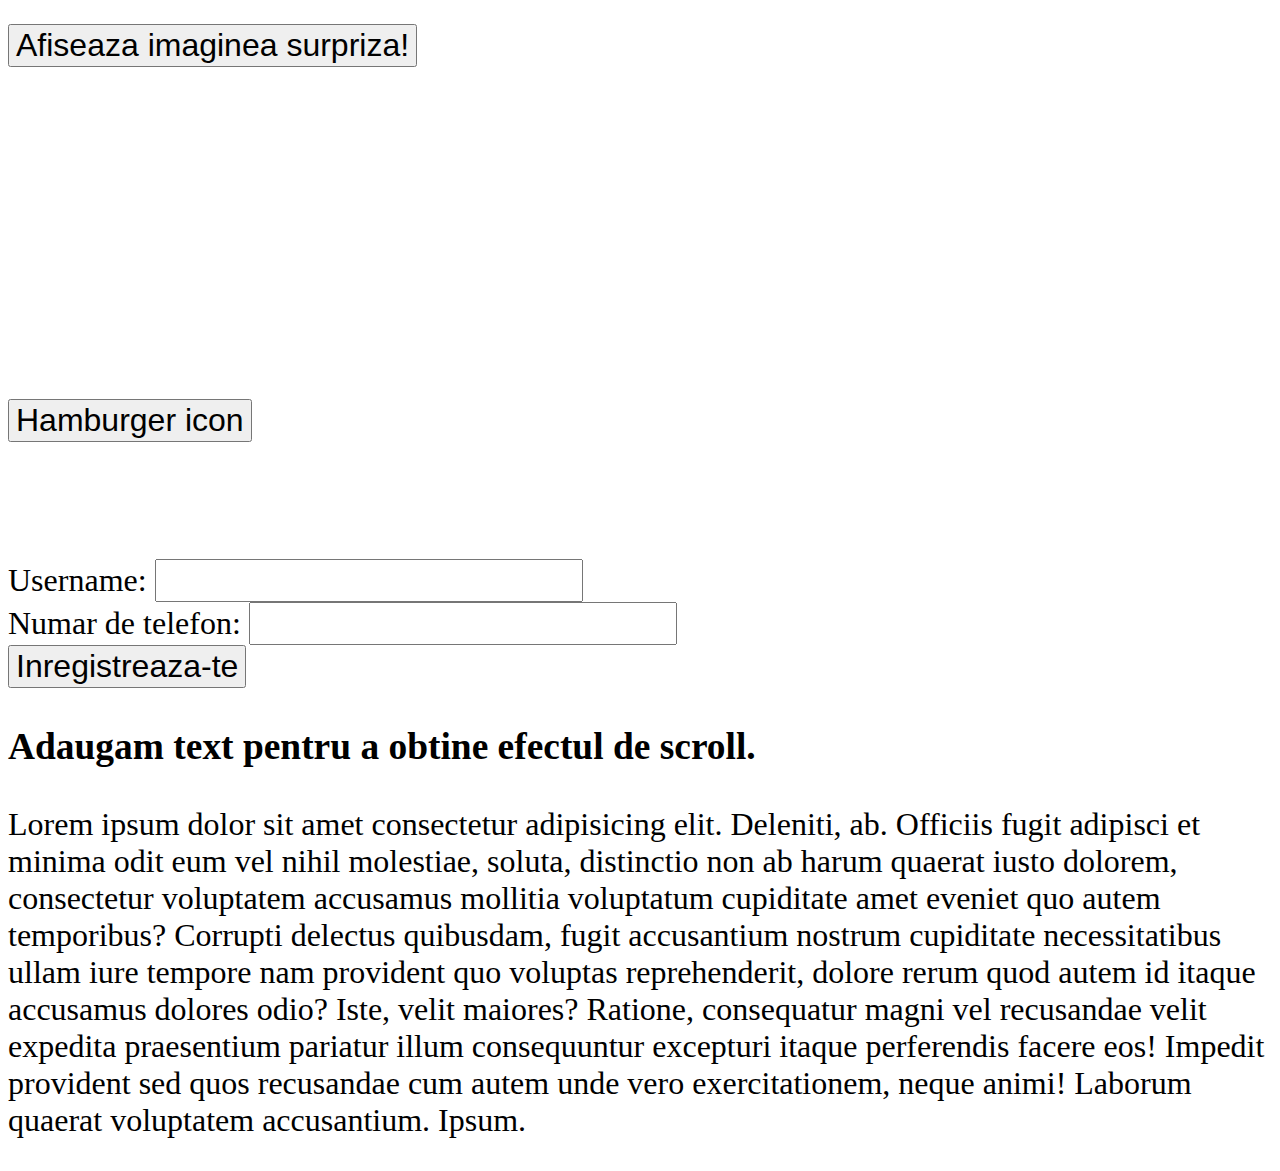
<file: s20-21/index.html>
<!DOCTYPE html>
<html lang="en">
  <head>
    <meta charset="UTF-8" />
    <meta http-equiv="X-UA-Compatible" content="IE=edge" />
    <meta name="viewport" content="width=device-width, initial-scale=1.0" />
    <title>Document</title>
    <link rel="stylesheet" href="style.css" />
  </head>
  <body>
    <button id="surprise-button">Afiseaza imaginea surpriza!</button>
    <div class="image-placeholder">
      <!-- Imaginea va fi introdusa din HTML -->
    </div>

    <div class="dropdown-menu">
      <button>Hamburger icon</button>
      <ul>
        <a href="#">Despre noi</a>
        <a href="#" id="online-courses">Cursuri online</a>
        <a href="#">Blog</a>
      </ul>
    </div>

    <form>
      <label for="username">Username:</label>
      <input type="text" name="username" id="username" />
      <div class="username-error-message"></div>

      <label for="phone">Numar de telefon:</label>
      <input type="text" name="phone" id="phone" />
      <div class="phone-error-message"></div>

      <input type="submit" value="Inregistreaza-te" />
    </form>
    <div class="form-result"></div>

    <h3>Adaugam text pentru a obtine efectul de scroll.</h3>
    <p>
      Lorem ipsum dolor sit amet consectetur adipisicing elit. Deleniti, ab.
      Officiis fugit adipisci et minima odit eum vel nihil molestiae, soluta,
      distinctio non ab harum quaerat iusto dolorem, consectetur voluptatem
      accusamus mollitia voluptatum cupiditate amet eveniet quo autem
      temporibus? Corrupti delectus quibusdam, fugit accusantium nostrum
      cupiditate necessitatibus ullam iure tempore nam provident quo voluptas
      reprehenderit, dolore rerum quod autem id itaque accusamus dolores odio?
      Iste, velit maiores? Ratione, consequatur magni vel recusandae velit
      expedita praesentium pariatur illum consequuntur excepturi itaque
      perferendis facere eos! Impedit provident sed quos recusandae cum autem
      unde vero exercitationem, neque animi! Laborum quaerat voluptatem
      accusantium. Ipsum.
    </p>

    <button class="scroll-to-top">^</button>

    <script src="script.js"></script>
  </body>
</html>
</file>
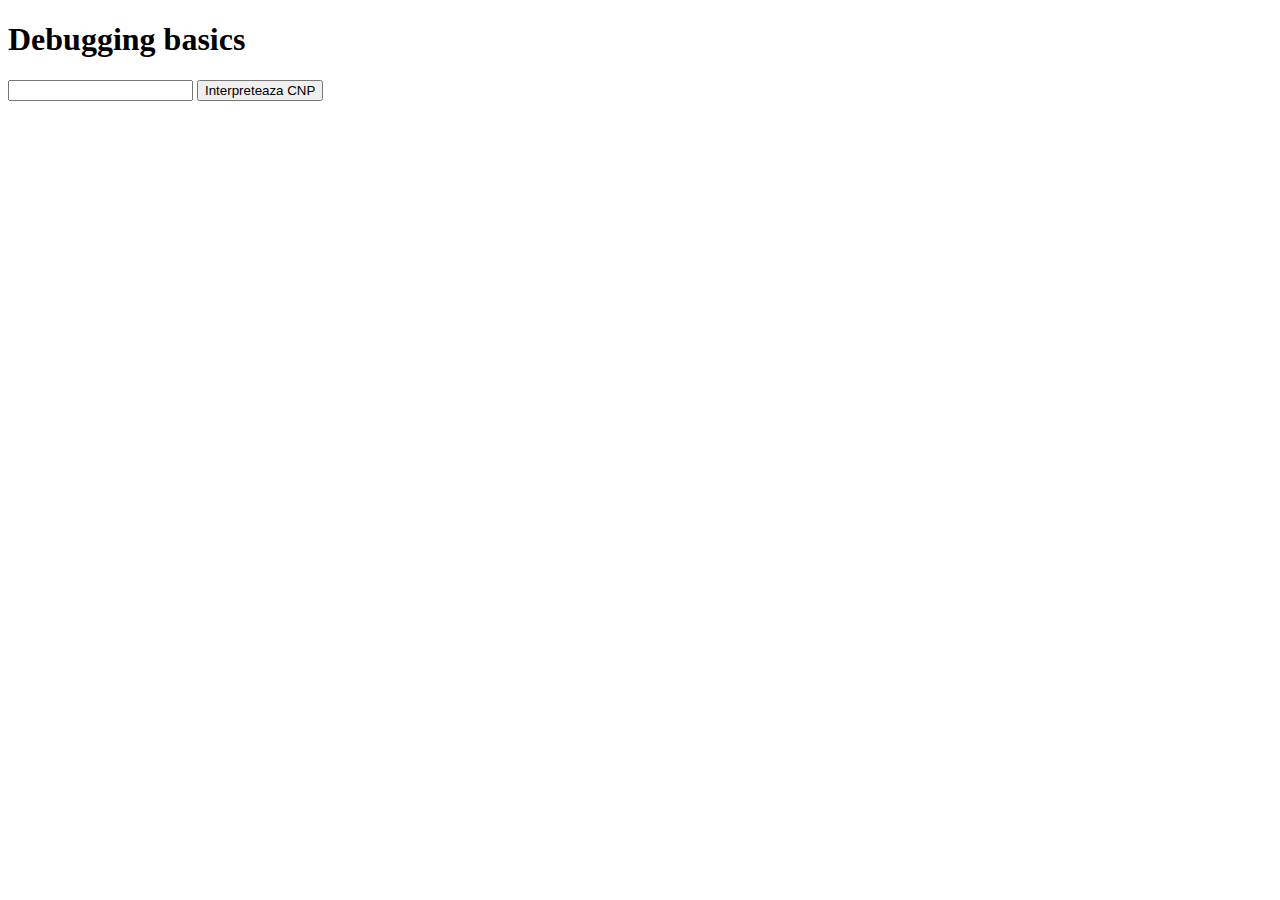
<file: s23-debugging-exercise/index.html>
<!DOCTYPE html>
<html lang="en">
  <head>
    <meta charset="UTF-8" />
    <meta http-equiv="X-UA-Compatible" content="IE=edge" />
    <meta name="viewport" content="width=device-width, initial-scale=1.0" />
    <title>Document</title>
  </head>
  <body>
    <h1>Debugging basics</h1>
    <input type="text" name="cnp" id="cnp" />
    <button id="interpret-cnp">Interpreteaza CNP</button>
    <ul class="result-list"></ul>

    <script src="index.js"></script>
  </body>
</html>
</file>
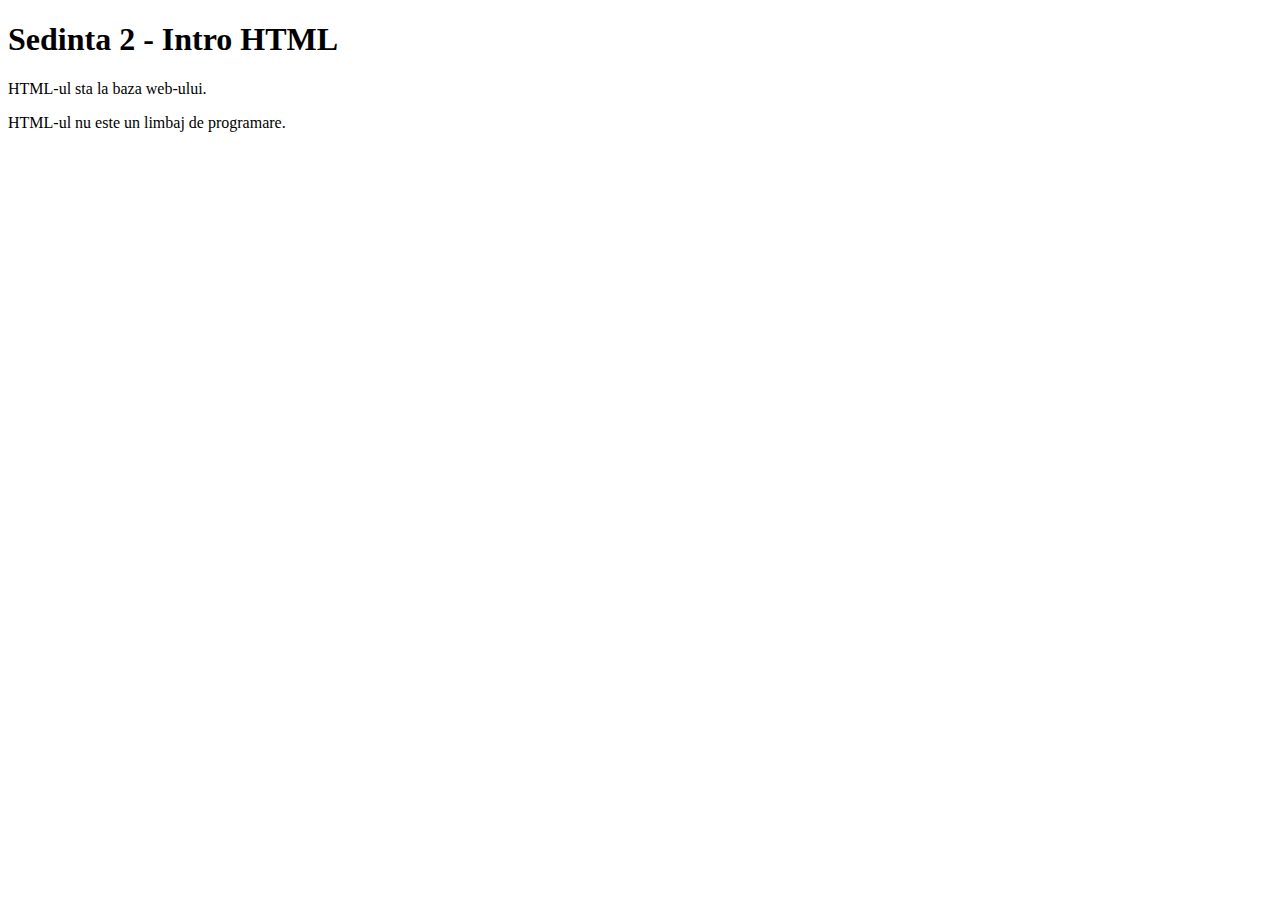
<file: s2-intro-html/S2-05-1-html-tree/index.html>
<!DOCTYPE html>
<html>
<head>
    <title>IT School - Web Development</title>
</head>
<body>
    <h1>Sedinta 2 - Intro HTML</h1>
    <div>
        <p>HTML-ul sta la baza web-ului.</p>
        <p>HTML-ul nu este un limbaj de programare.</p>
    </div>
</body>
</html>
</file>
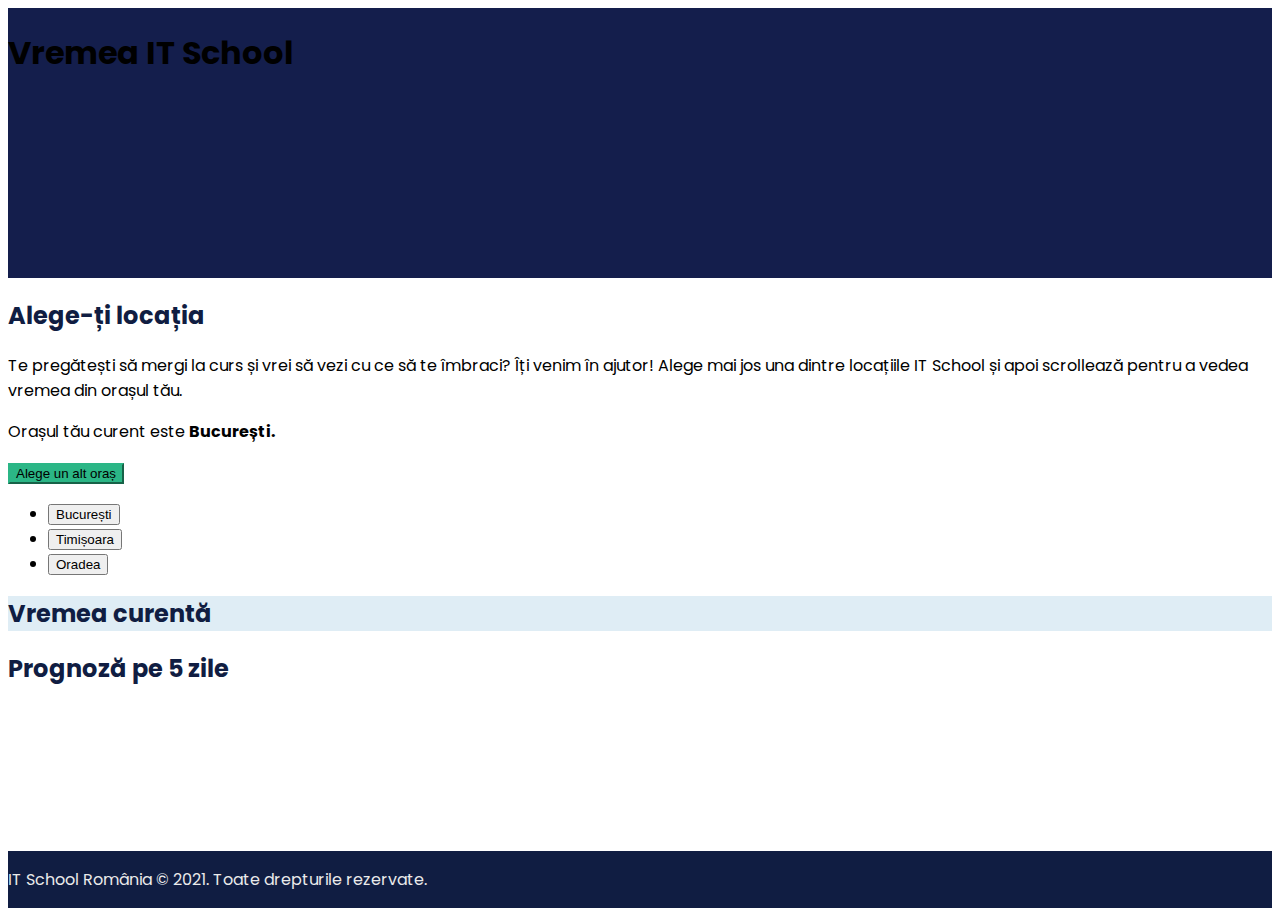
<file: s24-26-vremea-it-school/itschool-weather-template/index.html>
<!DOCTYPE html>
<html lang="en">
  <head>
    <meta charset="UTF-8" />
    <meta http-equiv="X-UA-Compatible" content="IE=edge" />
    <meta name="viewport" content="width=device-width, initial-scale=1.0" />
    <title>Vremea IT School</title>
    <link rel="preconnect" href="https://fonts.googleapis.com" />
    <link rel="preconnect" href="https://fonts.gstatic.com" crossorigin />
    <link
      href="https://fonts.googleapis.com/css2?family=Poppins:ital,wght@0,400;0,700;1,400&display=swap"
      rel="stylesheet"
    />
    <link
      href="https://cdn.jsdelivr.net/npm/bootstrap@5.1.0/dist/css/bootstrap.min.css"
      rel="stylesheet"
      integrity="sha384-KyZXEAg3QhqLMpG8r+8fhAXLRk2vvoC2f3B09zVXn8CA5QIVfZOJ3BCsw2P0p/We"
      crossorigin="anonymous"
    />
    <link rel="stylesheet" href="style.css" />
  </head>
  <body>
    <header class="bg-primary d-flex justify-content-center align-items-center">
      <div class="container">
        <h1 class="text-white text-center">Vremea IT School</h1>
      </div>
    </header>
    <main>
      <section class="choose-location py-5">
        <div class="container">
          <h2 class="text-primary text-center mb-5">Alege-ți locația</h2>
          <p class="text-center fs-6">
            Te pregătești să mergi la curs și vrei să vezi cu ce să te îmbraci?
            Îți venim în ajutor! Alege mai jos una dintre locațiile IT School și
            apoi scrollează pentru a vedea vremea din orașul tău.
          </p>
          <p class="text-center fs-5">
            Orașul tău curent este <strong>București.</strong>
          </p>
          <div class="dropdown d-flex justify-content-center">
            <button
              class="btn btn-secondary dropdown-toggle"
              type="button"
              id="dropdownMenuButton1"
              data-bs-toggle="dropdown"
              aria-expanded="false"
            >
              Alege un alt oraș
            </button>
            <ul class="dropdown-menu" aria-labelledby="dropdownMenuButton1">
              <li>
                <button class="dropdown-item bucharest">București</button>
              </li>
              <li>
                <button class="dropdown-item timisoara">Timișoara</button>
              </li>
              <li><button class="dropdown-item oradea">Oradea</button></li>
            </ul>
          </div>
        </div>
      </section>
      <section class="py-5 bg-secondary">
        <div class="container">
          <h2 class="text-primary text-center mb-5">Vremea curentă</h2>
          <div class="current-weather"></div>
        </div>
      </section>
      <section class="py-5">
        <div class="container">
          <h2 class="text-primary text-center mb-5">Prognoză pe 5 zile</h2>
          <div class="weather-forecast"></div>
        </div>
      </section>
    </main>
    <footer class="bg-dark">
      <div class="container">
        <p class="text-light text-center m-0 py-3">
          IT School România © 2021. Toate drepturile rezervate.
        </p>
      </div>
    </footer>

    <script
      src="https://cdn.jsdelivr.net/npm/bootstrap@5.1.1/dist/js/bootstrap.bundle.min.js"
      integrity="sha384-/bQdsTh/da6pkI1MST/rWKFNjaCP5gBSY4sEBT38Q/9RBh9AH40zEOg7Hlq2THRZ"
      crossorigin="anonymous"
    ></script>
  </body>
</html>
</file>
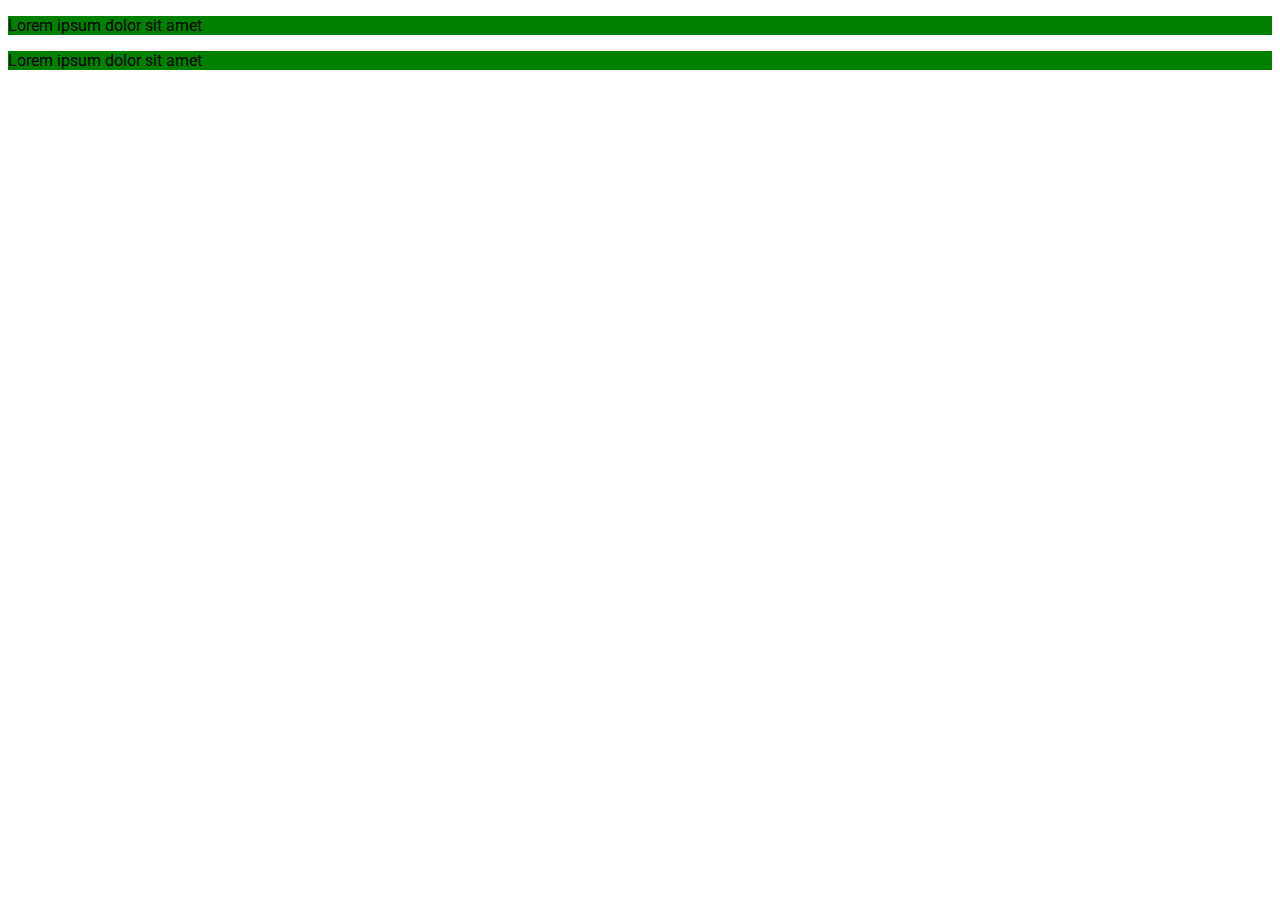
<file: s4-intro-css/S4-05-1-fonts/index.html>
<!DOCTYPE html>
<html lang="en">
<head>
    <meta charset="UTF-8">
    <meta http-equiv="X-UA-Compatible" content="IE=edge">
    <meta name="viewport" content="width=device-width, initial-scale=1.0">
    <title>Document</title>
    <!-- Legam fisierul nostru de CSS. -->
    <link rel="stylesheet" href="style.css">
    <link rel="preconnect" href="https://fonts.googleapis.com">
    <link rel="preconnect" href="https://fonts.gstatic.com" crossorigin>
    <link href="https://fonts.googleapis.com/css2?family=Roboto:ital,wght@0,400;0,700;1,100&display=swap" rel="stylesheet">
</head>
<body>
    <!-- <h1>Font-uri</h1>
    <p>Un exemplu de paragraf normal</p>
    <p><em>Un exemplu de paragraf italic</em></p>
    <p><strong>Un exemplu de paragraf bold</strong></p> -->
    <!-- <p id="custom-paragraph">Lorem ipsum dolor sit amet consectetur adipisicing elit. Consectetur exercitationem eaque rem dantium perferendis id Voluptas?</p>
    <p class="cool-paragraph1 cool-paragraph2">Lorem ipsum dolor sit amet consectetur adipisicing elit. Consectetur exercitationem eaque rem dantium perferendis id Voluptas?</p>
    <p>Lorem ipsum dolor sit amet consectetur adipisicing elit. Consectetur exercitationem eaque rem dantium perferendis id Voluptas?</p> -->
    <section class="id1"><p>Lorem ipsum dolor sit amet</p></section>
    <section class="id2"><p>Lorem ipsum dolor sit amet</p></section>
    <div class="card card--rouded-borders">
        <img class="card__image--round" />
    </div>
</body>
</html>
</file>
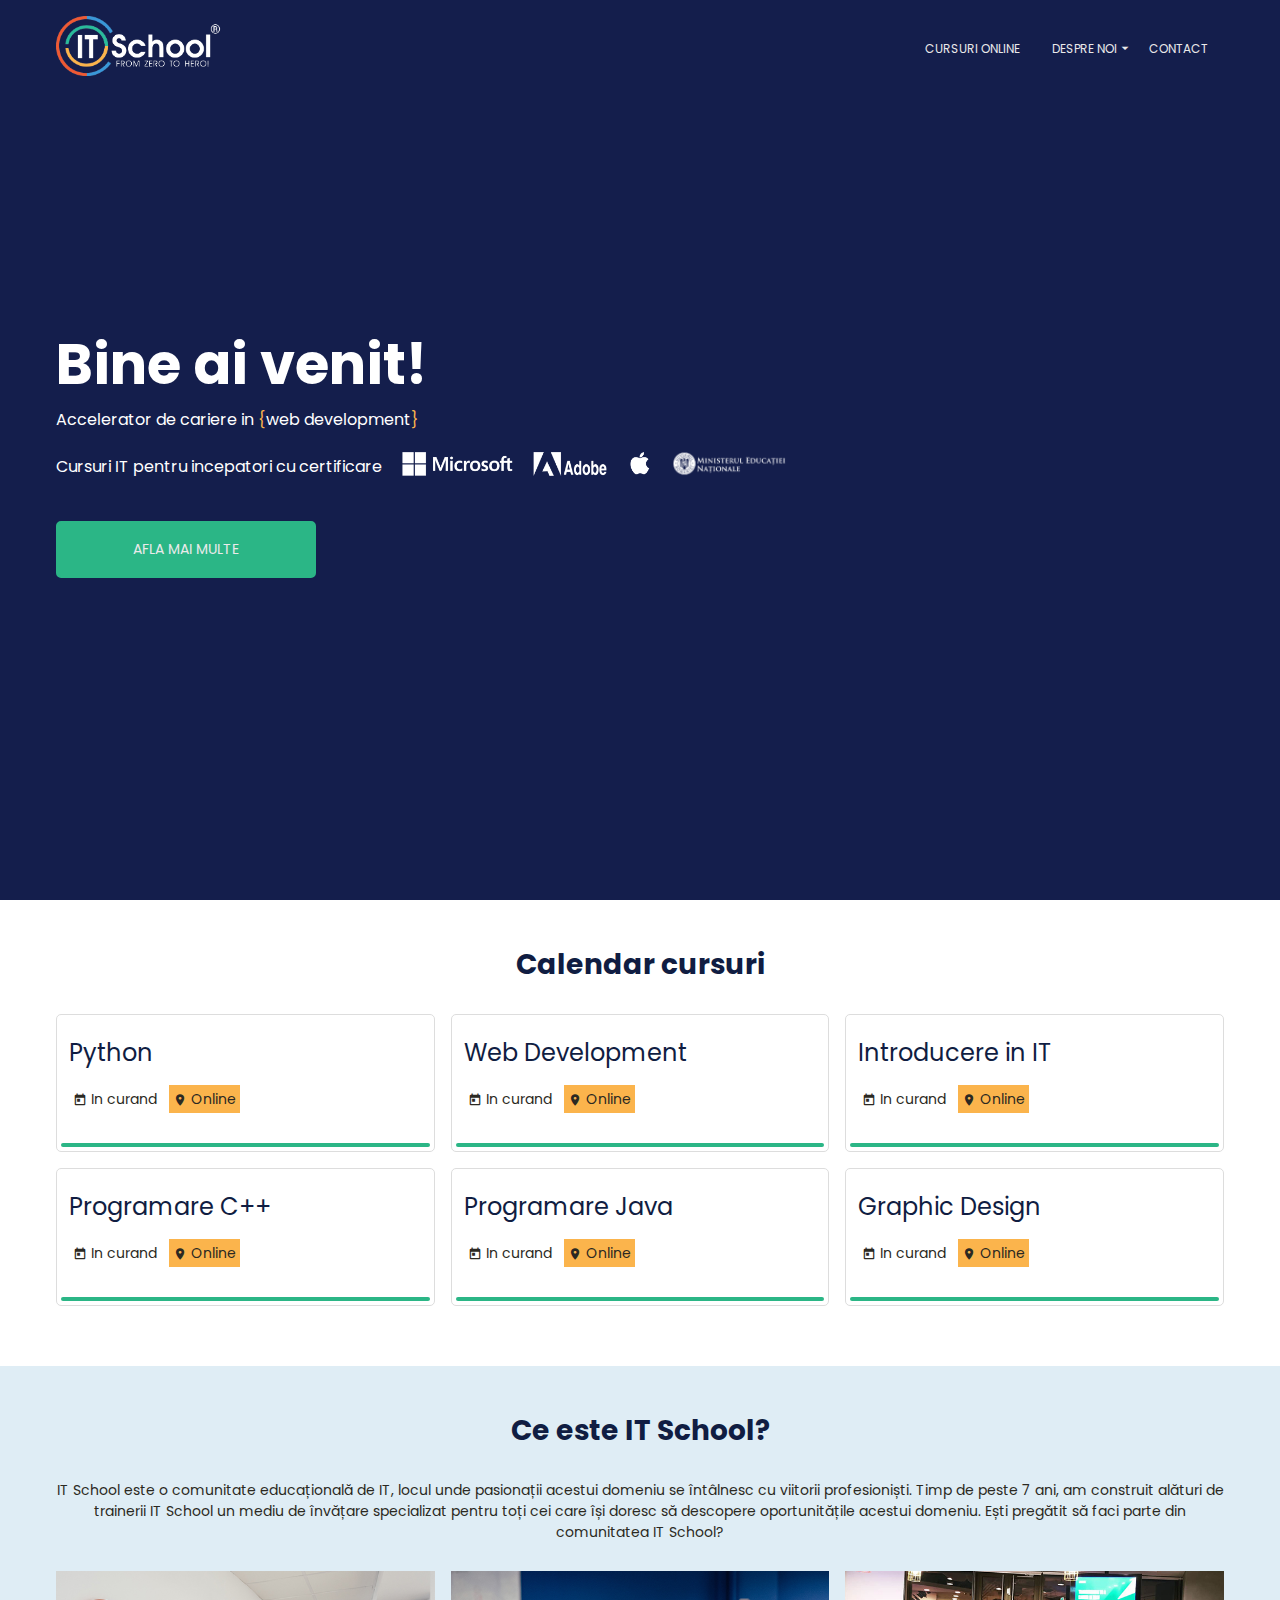
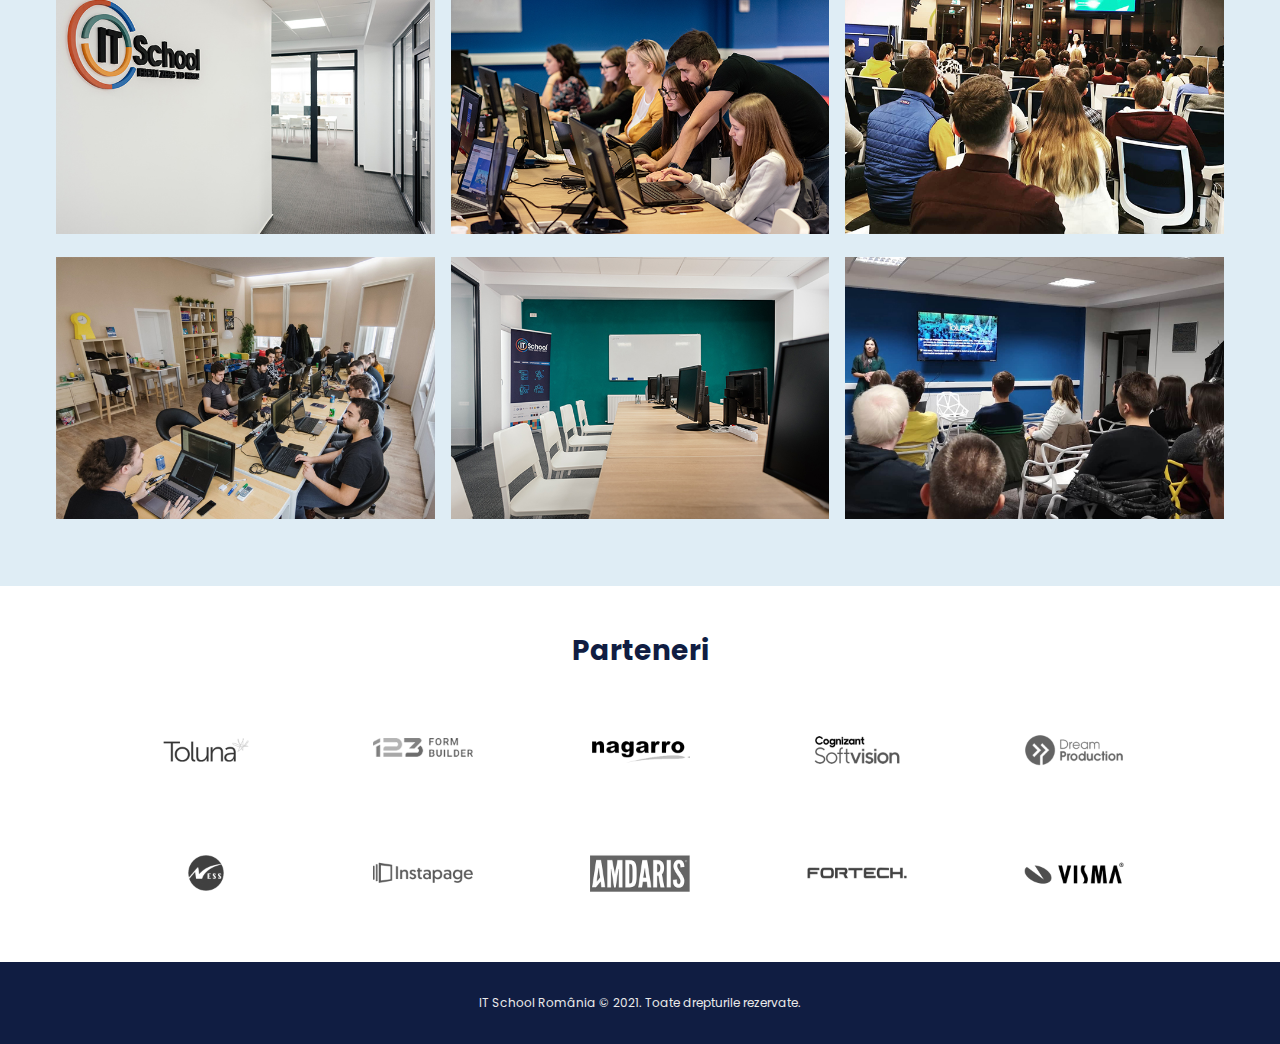
<file: s8-10-it-school-clone/itschool-clone-final/index.html>
<!DOCTYPE html>
<html lang="en">
  <head>
    <meta charset="UTF-8" />
    <meta http-equiv="X-UA-Compatible" content="IE=edge" />
    <meta name="viewport" content="width=device-width, initial-scale=1.0" />
    <!-- Adaugam metatag-urile pentru Google -->
    <title>Clonă IT School</title>
    <meta name="description" content="O replică a site-ului itschool.ro" />

    <!-- Includem font-urile prima oara -->
    <link rel="preconnect" href="https://fonts.googleapis.com" />
    <link rel="preconnect" href="https://fonts.gstatic.com" crossorigin />
    <link
      href="https://fonts.googleapis.com/css2?family=Poppins:ital,wght@0,400;0,700;1,400&display=swap"
      rel="stylesheet"
    />
    <!-- Pentru iconite -->
    <link
      href="https://fonts.googleapis.com/icon?family=Material+Icons"
      rel="stylesheet"
    />
    <!-- Includem CSS-urile noastre -->
    <link rel="stylesheet" href="css/main.css" />
    <link rel="stylesheet" href="css/home.css" />
  </head>
  <body>
    <nav>
      <div class="container">
        <a href="index.html" class="logo-link">
          <img src="img/itschool-logo.png" alt="itschool logo" />
        </a>
        <div class="menu-icon-container">
          <!-- Iconita de meniu + checkbox-ul sunt pentru mobile. -->
          <span class="material-icons menu-icon"> menu </span>
          <input type="checkbox" />
          <ul>
            <li>
              <a href="pages/courses.html"> Cursuri Online </a>
            </li>
            <li class="about-us">
              <a href="pages/about.html">
                Despre Noi
                <!-- Iconita luata de pe Material Icons. -->
                <span class="material-icons arrow-down-icon">
                  arrow_drop_down
                </span>
              </a>
              <!-- Submeniul afisat la hover pe "Despre noi" -->
              <div class="submenu">
                <a href="index.html">IT School</a>
                <a href="pages/about.html">Despre Noi</a>
              </div>
            </li>
            <li>
              <a href="pages/contact.html"> Contact </a>
            </li>
          </ul>
        </div>
      </div>
    </nav>

    <main>
      <section class="welcome">
        <div class="container">
          <h1>Bine ai venit!</h1>
          <p>
            Accelerator de cariere in <span>{</span>web development<span
              >}</span
            >
          </p>
          <p>
            Cursuri IT pentru incepatori cu certificare
            <img src="img/microsoft.png" alt="Microsoft" />
            <img src="img/adobe.png" alt="Adobe" />
            <img src="img/apple.png" alt="Apple" />
            <img src="img/minister.png" alt="Ministerul Educatiei" />
          </p>
          <a href="pages/courses.html">Afla mai multe</a>
        </div>
      </section>

      <section class="courses">
        <!-- Pentru containerele care contin grid-uri folosim si clasa grid.
            Putem da mai multe clase unui tag de html, acestea se separa prin spatiu. -->
        <div class="container grid">
          <h2>Calendar cursuri</h2>
          <div class="courses-container">
            <!-- Fiecare curs are aceeasi structura. -->
            <div class="course-wrapper">
              <div class="course">
                <div class="content">
                  <h3>Python</h3>
                  <div class="badges">
                    <span class="date">
                      <span class="material-icons"> today </span>
                      <span>In curand</span>
                    </span>
                    <span class="place">
                      <span class="material-icons"> location_on </span>
                      <span>Online</span>
                    </span>
                  </div>
                </div>
                <div class="bar"></div>
              </div>
            </div>
            <div class="course-wrapper">
              <div class="course">
                <div class="content">
                  <h3>Web Development</h3>
                  <div class="badges">
                    <span class="date">
                      <span class="material-icons"> today </span>
                      <span>In curand</span>
                    </span>
                    <span class="place">
                      <span class="material-icons"> location_on </span>
                      <span>Online</span>
                    </span>
                  </div>
                </div>
                <div class="bar"></div>
              </div>
            </div>
            <div class="course-wrapper">
              <div class="course">
                <div class="content">
                  <h3>Introducere in IT</h3>
                  <div class="badges">
                    <span class="date">
                      <span class="material-icons"> today </span>
                      <span>In curand</span>
                    </span>
                    <span class="place">
                      <span class="material-icons"> location_on </span>
                      <span>Online</span>
                    </span>
                  </div>
                </div>
                <div class="bar"></div>
              </div>
            </div>
            <div class="course-wrapper">
              <div class="course">
                <div class="content">
                  <h3>Programare C++</h3>
                  <div class="badges">
                    <span class="date">
                      <span class="material-icons"> today </span>
                      <span>In curand</span>
                    </span>
                    <span class="place">
                      <span class="material-icons"> location_on </span>
                      <span>Online</span>
                    </span>
                  </div>
                </div>
                <div class="bar"></div>
              </div>
            </div>
            <div class="course-wrapper">
              <div class="course">
                <div class="content">
                  <h3>Programare Java</h3>
                  <div class="badges">
                    <span class="date">
                      <span class="material-icons"> today </span>
                      <span>In curand</span>
                    </span>
                    <span class="place">
                      <span class="material-icons"> location_on </span>
                      <span>Online</span>
                    </span>
                  </div>
                </div>
                <div class="bar"></div>
              </div>
            </div>
            <div class="course-wrapper">
              <div class="course">
                <div class="content">
                  <h3>Graphic Design</h3>
                  <div class="badges">
                    <span class="date">
                      <span class="material-icons"> today </span>
                      <span>In curand</span>
                    </span>
                    <span class="place">
                      <span class="material-icons"> location_on </span>
                      <span>Online</span>
                    </span>
                  </div>
                </div>
                <div class="bar"></div>
              </div>
            </div>
          </div>
        </div>
      </section>

      <section class="who-we-are">
        <div class="container grid">
          <h2>Ce este IT School?</h2>
          <p>
            IT School este o comunitate educațională de IT, locul unde
            pasionații acestui domeniu se întâlnesc cu viitorii profesioniști.
            Timp de peste 7 ani, am construit alături de trainerii IT School un
            mediu de învățare specializat pentru toți cei care își doresc să
            descopere oportunitățile acestui domeniu. Ești pregătit să faci
            parte din comunitatea IT School?
          </p>
          <div class="images-container">
            <div class="image-wrapper">
              <img src="img/about-us-1.jpeg" alt="" />
            </div>
            <div class="image-wrapper">
              <img src="img/about-us-2.jpeg" alt="" />
            </div>
            <div class="image-wrapper">
              <img src="img/about-us-3.jpeg" alt="" />
            </div>
            <div class="image-wrapper">
              <img src="img/about-us-4.jpeg" alt="" />
            </div>
            <div class="image-wrapper">
              <img src="img/about-us-5.jpeg" alt="" />
            </div>
            <div class="image-wrapper">
              <img src="img/about-us-6.jpeg" alt="" />
            </div>
          </div>
        </div>
      </section>

      <section class="partners">
        <div class="container">
          <h2>Parteneri</h2>
          <div class="partners-container">
            <div class="image-wrapper">
              <img src="img/toluna.png" alt="Toluna" />
            </div>
            <div class="image-wrapper">
              <img src="img/123formbuilder.png" alt="123formbuilder" />
            </div>
            <div class="image-wrapper">
              <img src="img/nagarro.png" alt="Nagarro" />
            </div>
            <div class="image-wrapper">
              <img src="img/cognizant.png" alt="SoftVision" />
            </div>
            <div class="image-wrapper">
              <img src="img/dreamproduction.png" alt="Dream Production" />
            </div>
            <div class="image-wrapper">
              <img src="img/ness.png" alt="Ness" />
            </div>
            <div class="image-wrapper">
              <img src="img/instapage.png" alt="Instapage" />
            </div>
            <div class="image-wrapper">
              <img src="img/amdaris.png" alt="Amadaris" />
            </div>
            <div class="image-wrapper">
              <img src="img/fortech.png" alt="Fortech" />
            </div>
            <div class="image-wrapper">
              <img src="img/visma.png" alt="Visma" />
            </div>
          </div>
        </div>
      </section>
    </main>

    <footer>
      <div class="container">
        <p>IT School România © 2021. Toate drepturile rezervate.</p>
      </div>
    </footer>
  </body>
</html>
</file>
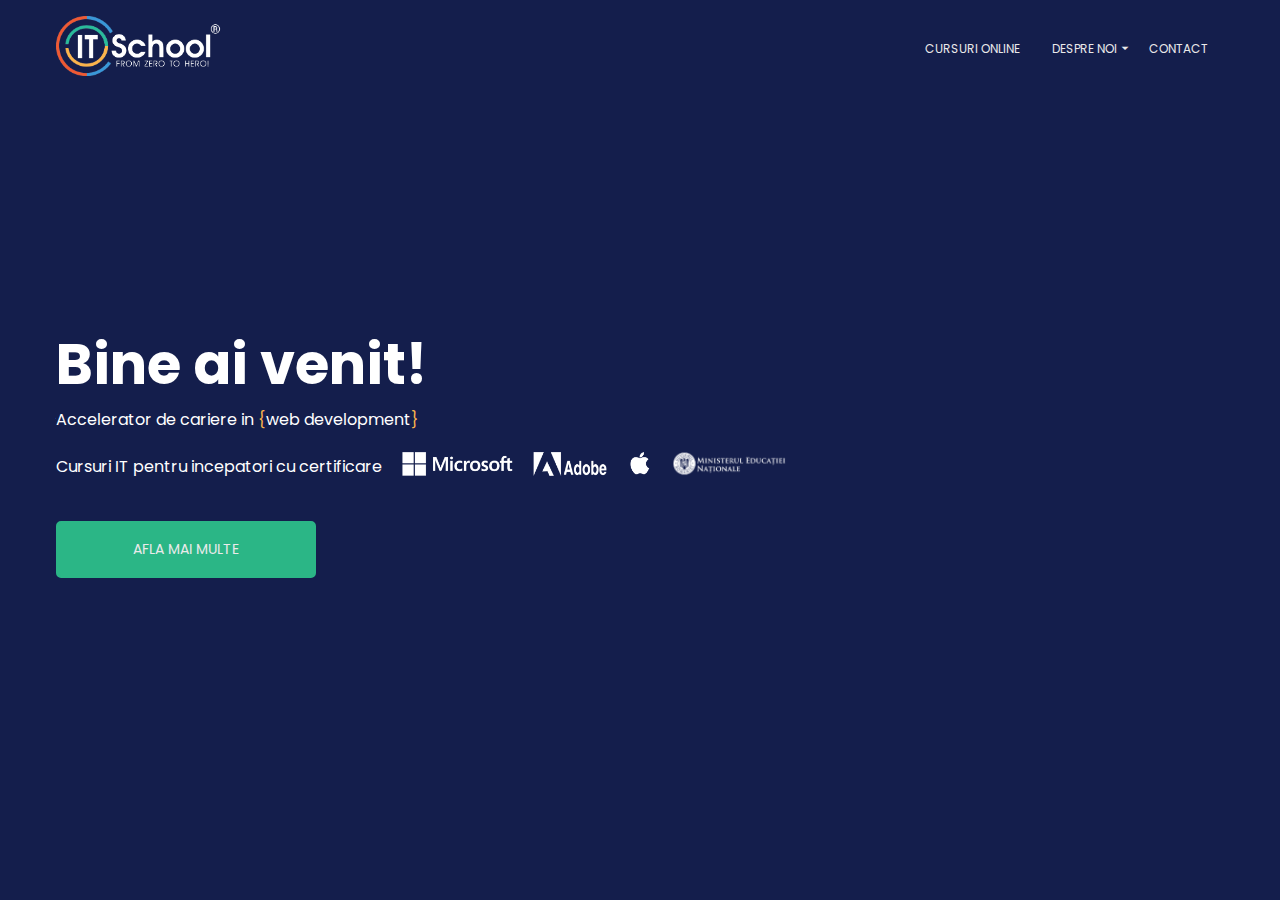
<file: s8-10-it-school-clone/itschool-sedintele8-9/index.html>
<!DOCTYPE html>
<html lang="en">
  <head>
    <meta charset="UTF-8" />
    <meta http-equiv="X-UA-Compatible" content="IE=edge" />
    <meta name="viewport" content="width=device-width, initial-scale=1.0" />
    <!-- Adaugam metatag-urile pentru Google -->
    <title>Clonă IT School</title>
    <meta name="description" content="O replică a site-ului itschool.ro" />

    <!-- Includem font-urile prima oara -->
    <link rel="preconnect" href="https://fonts.googleapis.com" />
    <link rel="preconnect" href="https://fonts.gstatic.com" crossorigin />
    <link
      href="https://fonts.googleapis.com/css2?family=Poppins:ital,wght@0,400;0,700;1,400&display=swap"
      rel="stylesheet"
    />
    <!-- Pentru iconite -->
    <link
      href="https://fonts.googleapis.com/icon?family=Material+Icons"
      rel="stylesheet"
    />
    <!-- Includem CSS-urile noastre -->
    <link rel="stylesheet" href="css/main.css" />
    <link rel="stylesheet" href="css/home.css" />
  </head>
  <body>
    <nav>
      <div class="container">
        <a href="index.html" class="logo-link">
          <img src="img/itschool-logo.png" alt="itschool logo" />
        </a>
        <div class="menu-icon-container">
          <!-- Iconita de meniu + checkbox-ul sunt pentru mobile. -->
          <span class="material-icons menu-icon"> menu </span>
          <input type="checkbox" />
          <ul>
            <li>
              <a href="pages/courses.html"> Cursuri Online </a>
            </li>
            <li class="about-us">
              <a href="pages/about.html">
                Despre Noi
                <!-- Iconita luata de pe Material Icons. -->
                <span class="material-icons arrow-down-icon">
                  arrow_drop_down
                </span>
              </a>
              <!-- Submeniul afisat la hover pe "Despre noi" -->
              <div class="submenu">
                <a href="index.html">IT School</a>
                <a href="pages/about.html">Despre Noi</a>
              </div>
            </li>
            <li>
              <a href="pages/contact.html"> Contact </a>
            </li>
          </ul>
        </div>
      </div>
    </nav>

    <section class="welcome">
      <div class="container">
        <h1>Bine ai venit!</h1>
        <p>
          Accelerator de cariere in <span>{</span>web development<span>}</span>
        </p>
        <p>
          Cursuri IT pentru incepatori cu certificare
          <img src="img/microsoft.png" alt="Microsoft" />
          <img src="img/adobe.png" alt="Adobe" />
          <img src="img/apple.png" alt="Apple" />
          <img src="img/minister.png" alt="Ministerul Educatiei" />
        </p>
        <a href="pages/courses.html">Afla mai multe</a>
      </div>
    </section>
  </body>
</html>
</file>
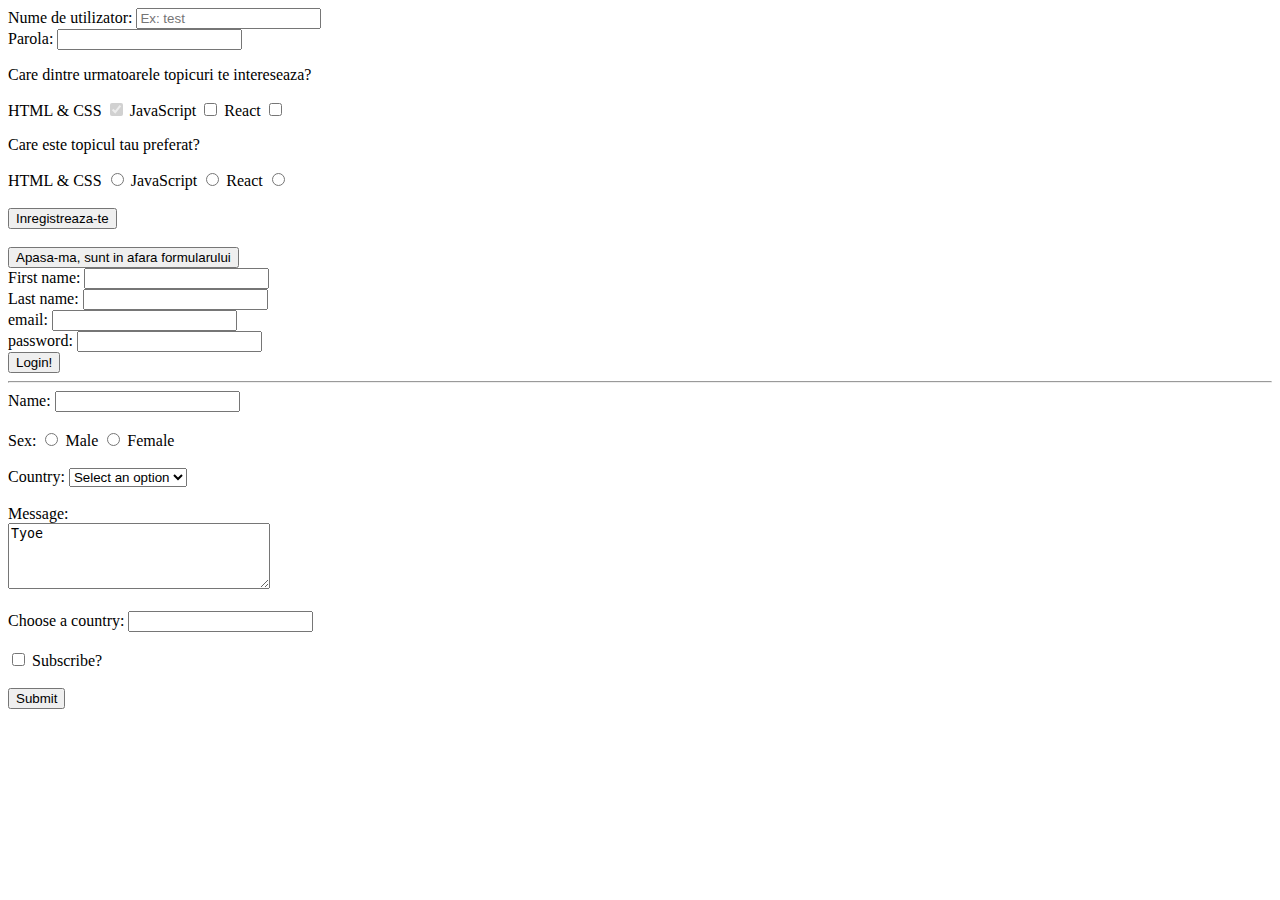
<file: s3-html-avansat/forms.html>
<!DOCTYPE html>
<html lang="en">
<head>
    <meta charset="UTF-8">
    <meta http-equiv="X-UA-Compatible" content="IE=edge">
    <meta name="viewport" content="width=device-width, initial-scale=1.0">
    <title>Document</title>
</head>
<body>
    <!-- Intreg continutul formularului este impachetat de tag-ul form -->
    <form>
        <!-- Atributul for al tag-ului label trebuie sa aiba acceasi valoare cu a atributului id al tag-ului input. -->
        <label for="username">Nume de utilizator:</label>
        <!-- input type text este ultilizat cand vrem ca userul sa introduca text.
        Atributul name este necesar pentru trimiterea datelor catre server.
        Atributul placeholder va contine textul pe care utilizatorul il va vedea pana cand va incepe sa scrie ceva.
        Atributul required il obliga pe user sa completeze inputul. -->
        <input type="text" id="username" name="username" placeholder="Ex: test" required>
        <!-- In mod normal stilizarea am face-o de CSS. Tag-ul br semnifica "line break", trimitand textul de sub pe linia urmatoare. -->
        <br>
        <label for="password">Parola:</label>
        <!-- input type password pune buline in loc de caractere. -->
        <input type="password" id="password" name="password" required>

        <p>Care dintre urmatoarele topicuri te intereseaza?</p>
        <label for="html-css">HTML & CSS</label>
        <!-- input type checkbox este o casuta ce poate fi bifata.
        Atributul checked va afisa casuta direct bifata.
        Atributul disabled va impiedica interactiunea userului cu inputul. -->
        <input type="checkbox" name="html-css" id="html-css" checked disabled>
        <label for="javascript">JavaScript</label>
        <input type="checkbox" name="javascript" id="javascript">
        <label for="react">React</label>
        <input type="checkbox" name="react" id="react">

        <p>Care este topicul tau preferat?</p>
        <label for="html-css">HTML & CSS</label>
        <!-- input type radio este un cerc pe poate fi bifat.
        Diferenta intre radio si checkbox este ca dintre 3 inputuri type radio grupate, poti alege doar unul. La checkbox poti alege oricate, intre 0 si 3.
        Cum grupam inputurile type radio? Le dam aceeasi valoare pentru atributul name (in acest caz favorite).
        Pentru radio, este nevoie sa dam o valoare si pentru atributul value, intrucat serverul trebuie sa stie ce valoare a fost aleasa (avem acelasi nume). -->
        <input type="radio" name="favorite" id="html-css" value="html-css">
        <label for="javascript">JavaScript</label>
        <input type="radio" name="favorite" id="javascript" value="javascript">
        <label for="react">React</label>
        <input type="radio" name="favorite" id="react" value="react">
        
        <br>
        <br>
        <!-- Input type submit este un buton, care atunci cand este apasat submite formularul.
        Valoarea atributului value este textul afisat pe ecran pentru buton. -->
        <input type="submit" value="Inregistreaza-te">
        <!-- O alta varianta pentru butonul de submitere este sa folosim tag-ul button. -->
        <!-- <button>Inregistreaza-te</button> -->
    </form>
     <br>
    <!-- Daca butonul este in afara formularului, nu il submite. -->
    <button>Apasa-ma, sunt in afara formularului</button>


     <!-- login form -->
    <form>
        <label for="firstname">First name: </label>
        <input type="text" name="firstname" required>
        <br>
        <label for="lastname">Last name: </label>
        <input type="text" name="lastname" required>
        <br>
        <label for="email">email: </label>
        <input type="email" name="email" required>
        <br>
        <label for="password">password: </label>
        <input type="password" name="password" required>
        <br>
        <input type="submit" value="Login!">
    </form>

    <hr />

    <!-- complex form -->
    <form>
        <label for="name">Name:</label>
        <input type="text" name="name"><br><br>
        <label for="sex">Sex:</label>
        <input type="radio" name="sex" id="male" value="male">
        <label for="male">Male</label>
        <input type="radio" name="sex" id="female" value="female">
        <label for="female">Female</label> <br><br>
        <label for="country">Country: </label>
        <select name="country" id="country">
            <option>Select an option</option>
            <option value="nepal">Nepal</option>
            <option value="usa">USA</option>
            <option value="australia">Australia</option>
        </select><br><br>
        <label for="message">Message:</label><br>
        <textarea name="message" id="message" cols="30" rows="4">Tyoe </textarea><br><br>
        <label for="country-choice">Choose a country:</label>
        <input list="country-options" id="country-choice" name="country-choice">
        <datalist id="country-options">
            <option value="Australia">
            <option value="Austria">
            <option value="America">
            <option value="Nepal">
        </datalist><br><br>
        <input type="checkbox" name="newsletter" id="newsletter">
        <label for="newsletter">Subscribe?</label><br><br>
        <input type="submit" value="Submit">
    </form>

</body>
</html>
</file>
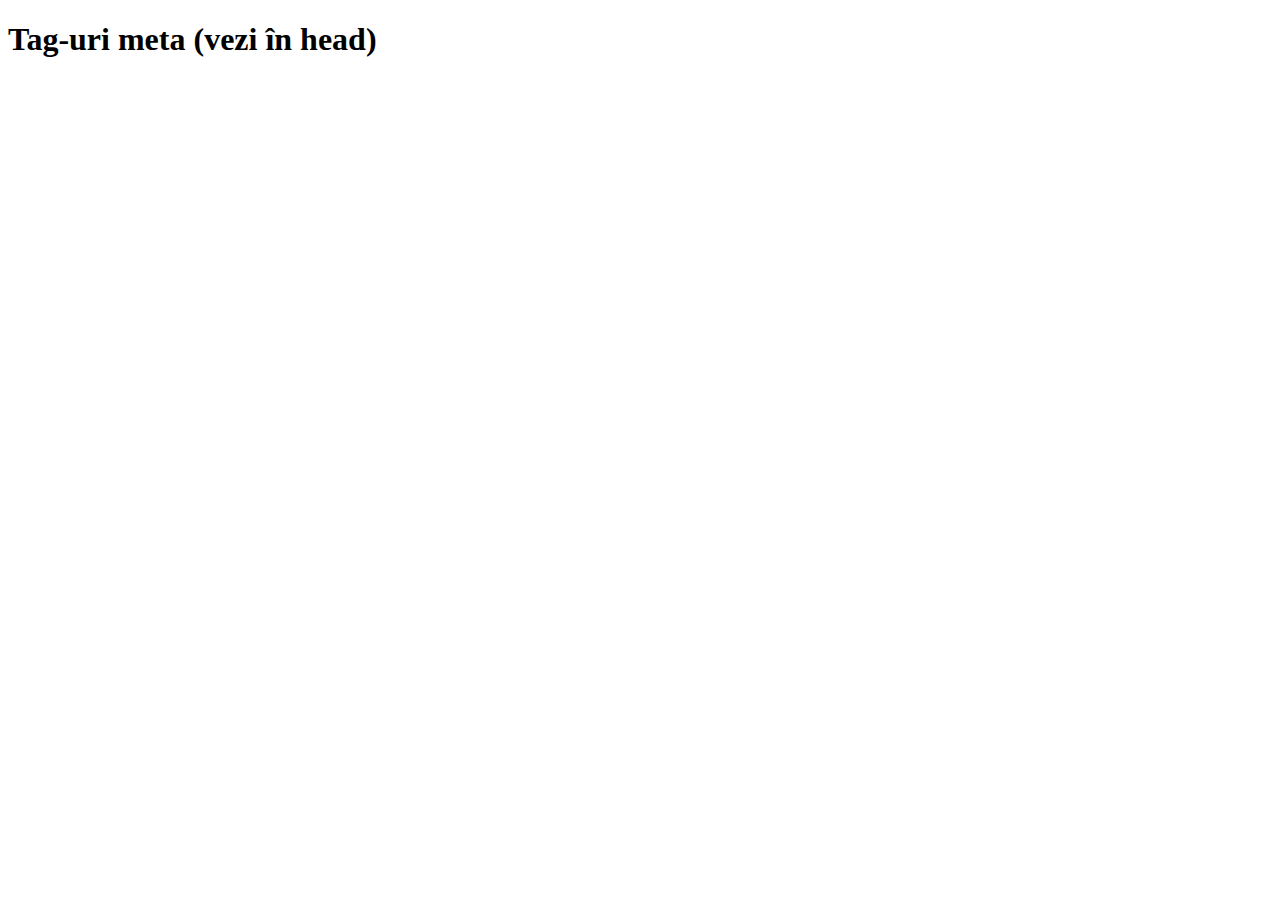
<file: s3-html-avansat/metadata.html>
<!DOCTYPE html>
<html lang="en">
<head>
    <!-- Pentru a include caractere speciale. Inclus automat de VS Code. -->
    <meta charset="UTF-8">
    <!-- http-equiv="X-UA-Compatible" - pentru compatibilitatea cu versiuni vechi de Internet Explorer. Nu avem nevoie de el. Generat automat de VS Code. -->
    <!-- <meta http-equiv="X-UA-Compatible" content="IE=edge"> -->
    <!-- Pentru a afisa site-ul mai bine pe mobil: -->
    <meta name="viewport" content="width=device-width, initial-scale=1.0">
    <meta name="description" content="Aici este descrierea site-ului, care va aparea pe Google.">
    <!-- meta name="keyword" obisnuia in trecut sa fie important, in prezent nu mai este recomandat, poate chiar sa impacteze negativ. -->
    <!-- <meta name="keywords" content="HTML, CSS, JavaScript, React"> -->

    <title>Acesta este titlul site-ului, care va aparea aparea pe Google si in tab-ul din Chrome in care e deschis site-ul.</title>
</head>
<body>
    <h1 data-field="test">Tag-uri meta (vezi în head)</h1>
</body>
</html>
</file>
<file: s20-21/style.css>
body,
button,
input {
  font-size: 2rem;
}

button {
  margin: 16px 0;
}

.image-placeholder {
  width: 300px;
  height: 300px;
  overflow: hidden;

  display: flex;
  justify-content: center;
  align-items: center;
}

.image-placeholder img {
  height: 100%;
  width: auto;
}

/* Initial dropdown-ul nu este vizibil. El va fi facut vizibil din JS. */
.dropdown-menu ul {
  visibility: hidden;
}

/* Initial, butonul de scroll to top nu este afisat. */
.scroll-to-top {
  visibility: hidden;
  color: white;
  background: blue;
  position: fixed;
  bottom: 10px;
  right: 10px;
}

.username-error-message,
.phone-error-message {
  color: red;
}
</file>
<file: s4-intro-css/S4-05-1-fonts/style.css>
* {
}

body {
  /* Cu font-family includem font-ul. Font-ul de dupa virgula este cel care va fi afista in caz ca primul font nu este disponibil */
  font-family: "Roboto", sans-serif;
}
/* 'Roboto', */
h1 {
  /* Cu font-size setam dimensiunea font-ului. */
  font-size: 28px;
}

em {
  /* Pentru a face fontul italic, folosim font-style */
  font-style: italic;
}

strong {
}

 p .test {
  background-color: red;
}

 p {
  background-color: green;
}

.card {

}

.card__image--round
.card__image--square

.card__description
</file>
<file: s8-10-it-school-clone/itschool-clone-final/css/main.css>
/* Adaugam varaibile */
:root {
    --text-primary: #101d42;
    --text-secondary: #fbb44c;
    --text-dark: #2b2922;
    --text-light: #eaeaea;
    --text-white: #ffffff;

    --bg-primary: #141e4c;
    --bg-secondary: #dfedf5;
    --bg-dark: #101d42;
    --bg-light: #ffffff;

    --button-color: #2bb686;

    --fs-large: 1rem;
    --fs-medium: 0.875rem;
    --fs-small: 0.75rem;

    --spacing-xl: 2.625rem;
    --spacing-large: 1.75rem;
    --spacing-medium: 1rem;
    --spacing-small: 0.5rem;
    --spacing-tiny: 0.25rem;

    --mobile-logo-height: 45px;
}

/* Resetam proprietatile default */
* {
    box-sizing: border-box;
}

body, h1, h2, h3, p {
    margin: 0;
    padding: 0;
}

ul {
  list-style-type: none;
  margin: 0;
  padding: 0;
}

a {
    display: block;
    text-decoration: none;
}

/* Resetam stilurile aduagate by default pe mobile */
input[type="submit"] {
    -webkit-appearance: none;
    -moz-appearance: none;
    appearance: none;
    opacity: 1;
}

/* Adaugam proprietati legate de font */
body {
    font-family: 'Poppins', sans-serif;
}

h1 {
    font-size: 3.5rem
}

h2 {
    font-size: 1.75rem;
}

h3 {
    font-size: 1.5rem;
}

p {
    font-size: var(--fs-medium);
}

/* Adaugam proprietati legate de culori */
h1 {
    color: var(--text-light);
}

h2 {
    color: var(--text-primary);
}

h3 {
    color: var(--text-secondary);
}

p {
    color: var(--text-dark);
}

/* Clase reutilizabile */
.container {
    max-width: 1200px;
    min-width: 320px;

    margin: auto;

    padding: var(--spacing-medium);
}

/* Layout */
body {
    display: flex;
    flex-direction: column;

    min-height: 100vh;
}

main {
    flex-grow: 1;
}

/* Stilizeara nav-ului */
nav {
    position: fixed;
    top: 0;

    width: 100%;

    background-color: var(--bg-primary);

    z-index: 2;
}

nav .container {
    display: flex;
    justify-content: space-between;
    align-items: center;
}

nav .logo-link {
    padding: 0;
}

nav img {
    width: auto;
    height: 60px;
}

/* Meniul si checkbox-ul sunt necesare doar pentru versiunea de mobile. */
nav .menu-icon {
    color: var(--text-light);
    display: none;
}

nav input[type="checkbox"] {
    display: none;
}

nav ul {
    display: flex;
}

nav li {
    position: relative;
}

nav a {
    font-size: var(--fs-small);
    /* Transformam textul sa contina doar majuscule.*/
    text-transform: uppercase;

    color: var(--text-light);

    padding: var(--spacing-medium);
}

nav .arrow-down-icon {
    font-size: var(--fs-large);

    /* Daca nu specificam top, left, right sau bottom, elementul va fi pozitionat automat, iar in acest caz il pozitioneaza fix cum trebuie. */
    position: absolute;
}

nav a:hover {
    color: var(--text-secondary);
}

nav .submenu {
    /* Initial, submeniul nu este afisat. Afisarea sa se face la hover pe parinte. */
    display: none;

    position: absolute;
    top: calc(100% - var(--spacing-small));
    left: var(--spacing-medium);

    width: 10rem;
    padding: var(--spacing-tiny) 0;

    background-color: var(--bg-dark);

    z-index: 3;
}

nav .submenu a {
    padding: var(--spacing-tiny) var(--spacing-small);
}

/* Atentie la acest selector! display: block se aplica pe elementul cu clasa submenu, doar atunci cand parintele cu clasa about us are hover! */
nav .about-us:hover .submenu {
    display: block;
}

/* Stilizarea pentru mobile */
@media (max-width: 768px) {
    nav img {
        height: var(--mobile-logo-height);
    }

    /* Ascundem link-urile si afisam iconita de meniu, la pachet cu checkbox-ul.
    De asemenea, ascundem submeniul (intrucat am avea nevoie de JS ca sa-l facem pe mobil) si iconita ce indica prezenta lui. */
    nav ul {
        display: none;
    }

    nav .menu-icon {
        display: block;
    }

    nav .arrow-down-icon {
        display: none;
    }

    nav .about-us:hover .submenu {
        display: none;
    }

    nav .menu-icon-container {
        position: relative;
    }

    /* Un nou tip de selector: sleectam input-ul care are ca atribut type="checkbox." */
    nav input[type="checkbox"] {
        /* Pe mobil checkbox-ul trebuie sa fie prezent pe ecran. */
        display: block;

        /* Practic, punem checkbox-ul deasupra iconitei de meniu. */
        position: absolute;
        top: 0;
        left: 0;

        height: 100%;
        width: 100%;

        /* Atentie, opacity 0 doar ascunde vizual elementul, ele inca este prezent pe ecran.*/
        opacity: 0;

        margin: 0;

        /* Schimbam afisajul cursorului mouse-ului. */
        cursor: pointer;
    }

    /* Doua tipuri noi de selector:
    1. input:checked => elementul este stilizat doar daca checkbox-ul se afla in starea checked.
    2. input:checked ~ ul => aplica CSS-ul doar pe FRATII (de acelasi nivel) lui input:checked aflati SUB el ca ordine. Evident, doar fratii care sunt ul. */
    nav input[type="checkbox"]:checked ~ ul {
        display: block;
        width: 100%;

        /* Cand vrem sa ne pozitionam absolut la viewport, folosim position: fixed. Position: absolute s-ar pozitiona fata de primul element relativ, ceea ce nu ne-ar ajuta. */
        position: fixed;
        /* Unde se afiseaza meniul extins pe mobil? Pai imediat sub nav. Cum calculam cat are nav-ul? Dimensiunea logo-ului + padding. */
        top: calc(var(--mobile-logo-height) + 2 * var(--spacing-medium));
        left: 0;

        background-color: var(--bg-dark);
    }
}


/* Footer */
footer {
    background-color: var(--bg-dark);
}

footer p {
    font-size: var(--fs-small);
    text-align: center;

    color: var(--text-light);

    padding: var(--spacing-medium) 0;
}
</file>
<file: s8-10-it-school-clone/itschool-clone-final/css/home.css>
/* Welcome section */
.welcome {
    height: 100vh;
    width: 100%;
    background-color: var(--bg-primary);

    display: flex;
    justify-content: flex-start;
    align-items: center;
}

.welcome h1, .welcome p {
    color: var(--text-white);
}

.welcome p {
    font-size: var(--fs-large);
    margin-bottom: var(--spacing-medium);
}

.welcome p:last-of-type {
    margin-bottom: var(--spacing-xl);
}

.welcome p span {
    color: var(--text-secondary);
}

.welcome img {
    height: 24px;
    width: auto;

    margin-left: var(--spacing-medium);

    /* Un bun exemplu de positionare relativa: mutam imaginile mai jos fata de pozitia lor initiala, pentru a arata mai bine. */
    position: relative;
    top: var(--spacing-tiny);
}

.welcome .container {
    display: flex;
    flex-direction: column;

    /* Vrem ca al nostru container sa ocupe tot spatiul disponibil. */
    flex-grow: 1;
}

.welcome a {
    color: var(--text-light);
    background-color: var(--button-color);

    font-size: var(--fs-medium);
    text-transform: uppercase;
    text-align: center;

    padding: var(--spacing-medium);
    border: 2px solid var(--button-color);
    border-radius: 5px;

    width: 260px;
}

.welcome a:hover {
    background-color: transparent;
}

@media (max-width: 768px) {
    .welcome h1 {
        font-size: 2.5rem;
    }

    /* Vrem ca ultimul paragraf sa nu aiba margine. */
    .welcome p:last-of-type {
        margin-bottom: 0;
    }

    .welcome img {
        display: block;
        
        margin-top: var(--spacing-medium);
        margin-left: var(--spacing-small);
    }

    .welcome a {
        /* Asundem butonul pe mobil. */
        display: none;
    }

    .welcome {
        padding-bottom: 4rem;
    }

}

/* Couses section */
.courses h2 {
    margin: var(--spacing-large) 0;
    text-align: center;
}

/* Stilizarea se aplica doar pe un element care are IN ACELASI TIMP clasele container si grid. */
.courses .container.grid {
    padding: var(--spacing-medium) var(--spacing-small);
}

.courses .courses-container {
    display: flex;
    flex-wrap: wrap;

    margin-bottom: var(--spacing-large);
}

.courses .course-wrapper {
    width: calc(100% / 3);

    padding-left: var(--spacing-small);
    padding-right: var(--spacing-small);
}

.courses .course {
    width: 100%;

    border: 1px solid #ddd;
    border-radius: 5px;
    padding: var(--spacing-tiny);
}

.courses h3 {
    color: var(--text-primary);
    font-weight: 400;
}

.courses span {
    font-size: var(--fs-medium);
    color: var(--text-dark);
}

.courses .material-icons {
    /* Veritcal align aliniaza pe vertcala elementele inline. */
    vertical-align: middle;
}

.course .date, .courses .place {
    padding: var(--spacing-tiny);
}

.courses .place {
    background-color: var(--text-secondary);
    margin-left: var(--spacing-tiny);
}

.courses .course, .courses h3, .courses .badges {
    margin-bottom: var(--spacing-medium);
}

.courses .bar {
    height: var(--spacing-tiny);
    background-color: var(--button-color);
    border-radius: 10px;
}

.courses .content {
    padding: var(--spacing-medium) var(--spacing-small);
}

@media (max-width: 992px) {
    .courses .course-wrapper {
        width: 50%;
    }
}

@media (max-width: 768px) {
    .courses .course-wrapper {
        width: 100%;
    }
}

/* Who we are section */
.who-we-are {
    background-color: var(--bg-secondary);
}

.who-we-are .container.grid {
    padding: var(--spacing-medium) var(--spacing-small);
}

.who-we-are h2 {
    padding-top: var(--spacing-large);
}

.who-we-are h2, .who-we-are p {
    margin-bottom: var(--spacing-large);
    text-align: center;
}

.who-we-are .container.grid p {
    margin-right: var(--spacing-small);
    margin-left: var(--spacing-small);
}

.who-we-are .images-container {
    display: flex;
    flex-wrap: wrap;
    
    margin-bottom: var(--spacing-large);
}

.who-we-are .image-wrapper {
    width: calc(100% / 3);

    padding-right: var(--spacing-small);
    padding-left: var(--spacing-small);
    margin-bottom: var(--spacing-medium);
}

.who-we-are img {
    width: 100%;
    height: auto;
}

@media (max-width: 992px) {
    .who-we-are .image-wrapper {
        width: 50%;
    }
}

@media (max-width: 768px) {
    .who-we-are .image-wrapper {
        width: 100%;
    }
}

/* Partners section */
.partners h2 {
    padding-top: var(--spacing-large);
    text-align: center;
}

.partners h2, .partners .partners-container {
    margin-bottom: var(--spacing-large);
}

.partners .partners-container {
    display: flex;
    flex-wrap: wrap;
    /* In cazul partenerilor, nu vrem ca imaginile sa se intinda pe tot randul, deci le spatiem cu justify-content: space-around. */
    justify-content: space-around;

    margin: 0 var(--spacing-xl);
}

.partners .image-wrapper {
    width: 100px;

    margin-right: var(--spacing-xl);
    margin-left: var(--spacing-xl);
    margin-bottom: var(--spacing-medium);
}

.partners img {
    width: 100%;
    height: auto;

    /* Facem pozele gri. */
    filter: grayscale(100%);
}

.partners img:hover {
    /* La hover, coloram din nou pozele. */
    filter: grayscale(0);
}

@media (max-width: 768px) {
    .partners .partners-container {
        margin: 0 var(--spacing-small);
    }
}

@media (max-width: 576px) {
    .partners .image-wrapper {
        margin-right: var(--spacing-medium);
        margin-left: var(--spacing-medium);
    }
}
</file>
<file: s8-10-it-school-clone/itschool-sedintele8-9/css/main.css>
/* Adaugam varaibile */
:root {
  --text-primary: #101d42;
  --text-secondary: #fbb44c;
  --text-dark: #2b2922;
  --text-light: #eaeaea;
  --text-white: #ffffff;

  --bg-primary: #141e4c;
  --bg-secondary: #dfedf5;
  --bg-dark: #101d42;
  --bg-light: #ffffff;

  --button-color: #2bb686;

  --fs-large: 1rem;
  --fs-medium: 0.875rem;
  --fs-small: 0.75rem;

  --spacing-xl: 2.625rem;
  --spacing-large: 1.75rem;
  --spacing-medium: 1rem;
  --spacing-small: 0.5rem;
  --spacing-tiny: 0.25rem;

  /* new */
  --mobile-logo-height: 45px; 
}

/* Resetam proprietatile default */
* {
  box-sizing: border-box;
}

body,
h1,
h2,
h3,
p {
  margin: 0;
  padding: 0;
}

ul {
  list-style-type: none;
  margin: 0;
  padding: 0;
}

a {
  display: block;
  text-decoration: none;
}

/* Necesar pentru mobil */
/* input[type="submit"] {
  -webkit-appearance: none;
  -moz-appearance: none;
  appearance: none;
  opacity: 1;
} */

/* Adaugam proprietati legate de font */
body {
  font-family: "Poppins", sans-serif;
}

h1 {
  font-size: 3.5rem;
}

h2 {
  font-size: 1.75rem;
}

h3 {
  font-size: 1.5rem;
}

p {
  font-size: var(--fs-medium);
}

/* Adaugam proprietati legate de culori */
h1 {
  color: var(--text-light);
}

h2 {
  color: var(--text-primary);
}

h3 {
  color: var(--text-secondary);
}

p {
  color: var(--text-dark);
}

/* Clase reutilizabile */
.container {
  max-width: 1200px;
  min-width: 320px;

  margin: auto;

  padding: var(--spacing-medium);
}

/* Layout */
body {
  display: flex;
  flex-direction: column;

 /* min-height: 100vh; */
}

main {
  flex-grow: 1;
}

/* Stilizeara nav-ului */
nav {
  position: fixed;
  top: 0;

  width: 100%;

  background-color: var(--bg-primary);

  z-index: 2;
}

nav .container {
  display: flex;
  justify-content: space-between;
  align-items: center;
}

nav .logo-link {
  padding: 0;
}

nav img {
  width: auto;
  height: 60px;
}

/* Meniul si checkbox-ul sunt necesare doar pentru versiunea de mobile. */
nav .menu-icon {
  color: var(--text-light);
  display: none;
}

nav input[type="checkbox"] {
  display: none;
}

nav ul {
  display: flex;
}

nav li {
  position: relative;
}

nav a {
  font-size: var(--fs-small);
  /* Transformam textul sa contina doar majuscule.*/
  text-transform: uppercase;

  color: var(--text-light);

  padding: var(--spacing-medium);
}

nav .arrow-down-icon {
  font-size: var(--fs-large);

  /* Daca nu specificam top, left, right sau bottom, elementul va fi pozitionat automat, iar in acest caz il pozitioneaza fix cum trebuie. */
  position: absolute;
}

nav a:hover {
  color: var(--text-secondary);
}

nav .submenu {
  /* Initial, submeniul nu este afisat. Afisarea sa se face la hover pe parinte. */
  display: none;

  position: absolute;
  top: calc(100% - var(--spacing-small));
  left: var(--spacing-medium);

  width: 10rem;
  padding: var(--spacing-tiny) 0;

  background-color: var(--bg-dark);

  z-index: 3;
}

nav .submenu a {
  padding: var(--spacing-tiny) var(--spacing-small);
}

/* Atentie la acest selector! display: block se aplica pe elementul cu clasa submenu, doar atunci cand parintele cu clasa about us are hover! */
nav .about-us:hover .submenu {
  display: block;
}

/* Stilizarea pentru mobile */
@media (max-width: 768px) {
  nav img {
    height: var(--mobile-logo-height);
  }

  /* Ascundem link-urile si afisam iconita de meniu, la pachet cu checkbox-ul.
    De asemenea, ascundem submeniul (intrucat am avea nevoie de JS ca sa-l facem pe mobil) si iconita ce indica prezenta lui. */
  nav ul {
    display: none;
  }

  nav .menu-icon {
    display: block;
  }

  nav .arrow-down-icon {
    display: none;
  }

  nav .about-us:hover .submenu {
    display: none;
  }

  nav .menu-icon-container {
    position: relative;
  }

  /* Un nou tip de selector: sleectam input-ul care are ca atribut type="checkbox." */
  nav input[type="checkbox"] {
    /* Pe mobil checkbox-ul trebuie sa fie prezent pe ecran. */
    display: block;

    /* Practic, punem checkbox-ul deasupra iconitei de meniu. */
    position: absolute;
    top: 0;
    left: 0;

    height: 100%;
    width: 100%;

    /* Atentie, opacity 0 doar ascunde vizual elementul, ele inca este prezent pe ecran.*/
    opacity: 0;

    margin: 0;

    /* Schimbam afisajul cursorului mouse-ului. */
    cursor: pointer;
  }

  /* Doua tipuri noi de selector:
    1. input:checked => elementul este stilizat doar daca checkbox-ul se afla in starea checked.
    2. input:checked ~ ul => aplica CSS-ul doar pe FRATII (de acelasi nivel) lui input:checked aflati SUB el ca ordine. Evident, doar fratii care sunt ul. */
  nav input[type="checkbox"]:checked ~ ul {
    display: block;
    width: 100%;

    /* Cand vrem sa ne pozitionam absolut la viewport, folosim position: fixed. Position: absolute s-ar pozitiona fata de primul element relativ, ceea ce nu ne-ar ajuta. */
    position: fixed;
    /* Unde se afiseaza meniul extins pe mobil? Pai imediat sub nav. Cum calculam cat are nav-ul? Dimensiunea logo-ului + padding. */
    top: calc(var(--mobile-logo-height) + 2 * var(--spacing-medium));
    left: 0;

    background-color: var(--bg-dark);
  }
}

/* Footer */
footer {
  background-color: var(--bg-dark);
}

footer p {
  font-size: var(--fs-small);
  text-align: center;

  color: var(--text-light);

  padding: var(--spacing-medium) 0;
}
</file>
<file: s8-10-it-school-clone/itschool-sedintele8-9/css/home.css>
/* Welcome section */
.welcome {
  height: 100vh;
  background-color: var(--bg-primary);
}

.welcome h1,
.welcome p {
  color: var(--text-white);
}

.welcome p {
  font-size: var(--fs-large);
  margin-bottom: var(--spacing-medium);
}

.welcome p:last-of-type {
  margin-bottom: var(--spacing-xl);
}

.welcome p span {
  color: var(--text-secondary);
}

.welcome img {
  height: 24px;
  width: auto;

  margin-left: var(--spacing-medium);

  /* Un bun exemplu de positionare relativa: mutam imaginile mai jos fata de pozitia lor initiala, pentru a arata mai bine. */
  position: relative;
  top: var(--spacing-tiny);
}

.welcome .container {
  height: 100%;
  display: flex;
  flex-direction: column;
  justify-content: center;
}

.welcome a {
  color: var(--text-light);
  background-color: var(--button-color);

  font-size: var(--fs-medium);
  text-transform: uppercase;
  text-align: center;

  padding: var(--spacing-medium);
  border: 2px solid var(--button-color);
  border-radius: 5px;

  width: 260px;
}

.welcome a:hover {
  background-color: transparent;
}

@media (max-width: 768px) {
  .welcome h1 {
    font-size: 2.5rem;
  }

  /* Vrem ca ultimul paragraf sa nu aiba margine. */
  .welcome p:last-of-type {
    margin-bottom: 0;
  }

  .welcome img {
    display: block;

    margin-top: var(--spacing-medium);
    margin-left: var(--spacing-small);
  }

  .welcome a {
    /* Asundem butonul pe mobil. */
    display: none;
  }

  .welcome {
    padding-bottom: 4rem;
  }
}
</file>
<file: s24-26-vremea-it-school/itschool-weather-template/style.css>
/* Customizam Bootstrap */
.btn-secondary,
.btn-secondary:hover,
.btn-secondary:focus {
  background-color: #2bb686;
  border-color: #2bb686;
}

.text-primary {
  color: #101d42 !important;
}

.text-secondary {
  color: #fbb44c !important;
}

.text-light {
  color: #eaeaea !important;
}

.bg-primary {
  background-color: #141e4c !important;
}

.bg-secondary {
  background-color: #dfedf5 !important;
}

.bg-dark {
  background-color: #101d42 !important;
}

h1,
h2,
h3 {
  font-weight: bold;
}

/* Adaugam font-ul nostru */
body {
  font-family: "Poppins", sans-serif;
}

/* Layout */
body {
  display: flex;
  flex-direction: column;

  min-height: 100vh;
}

main {
  flex-grow: 1;
}

/* Header */
header {
  height: 30vh;
}
</file>
